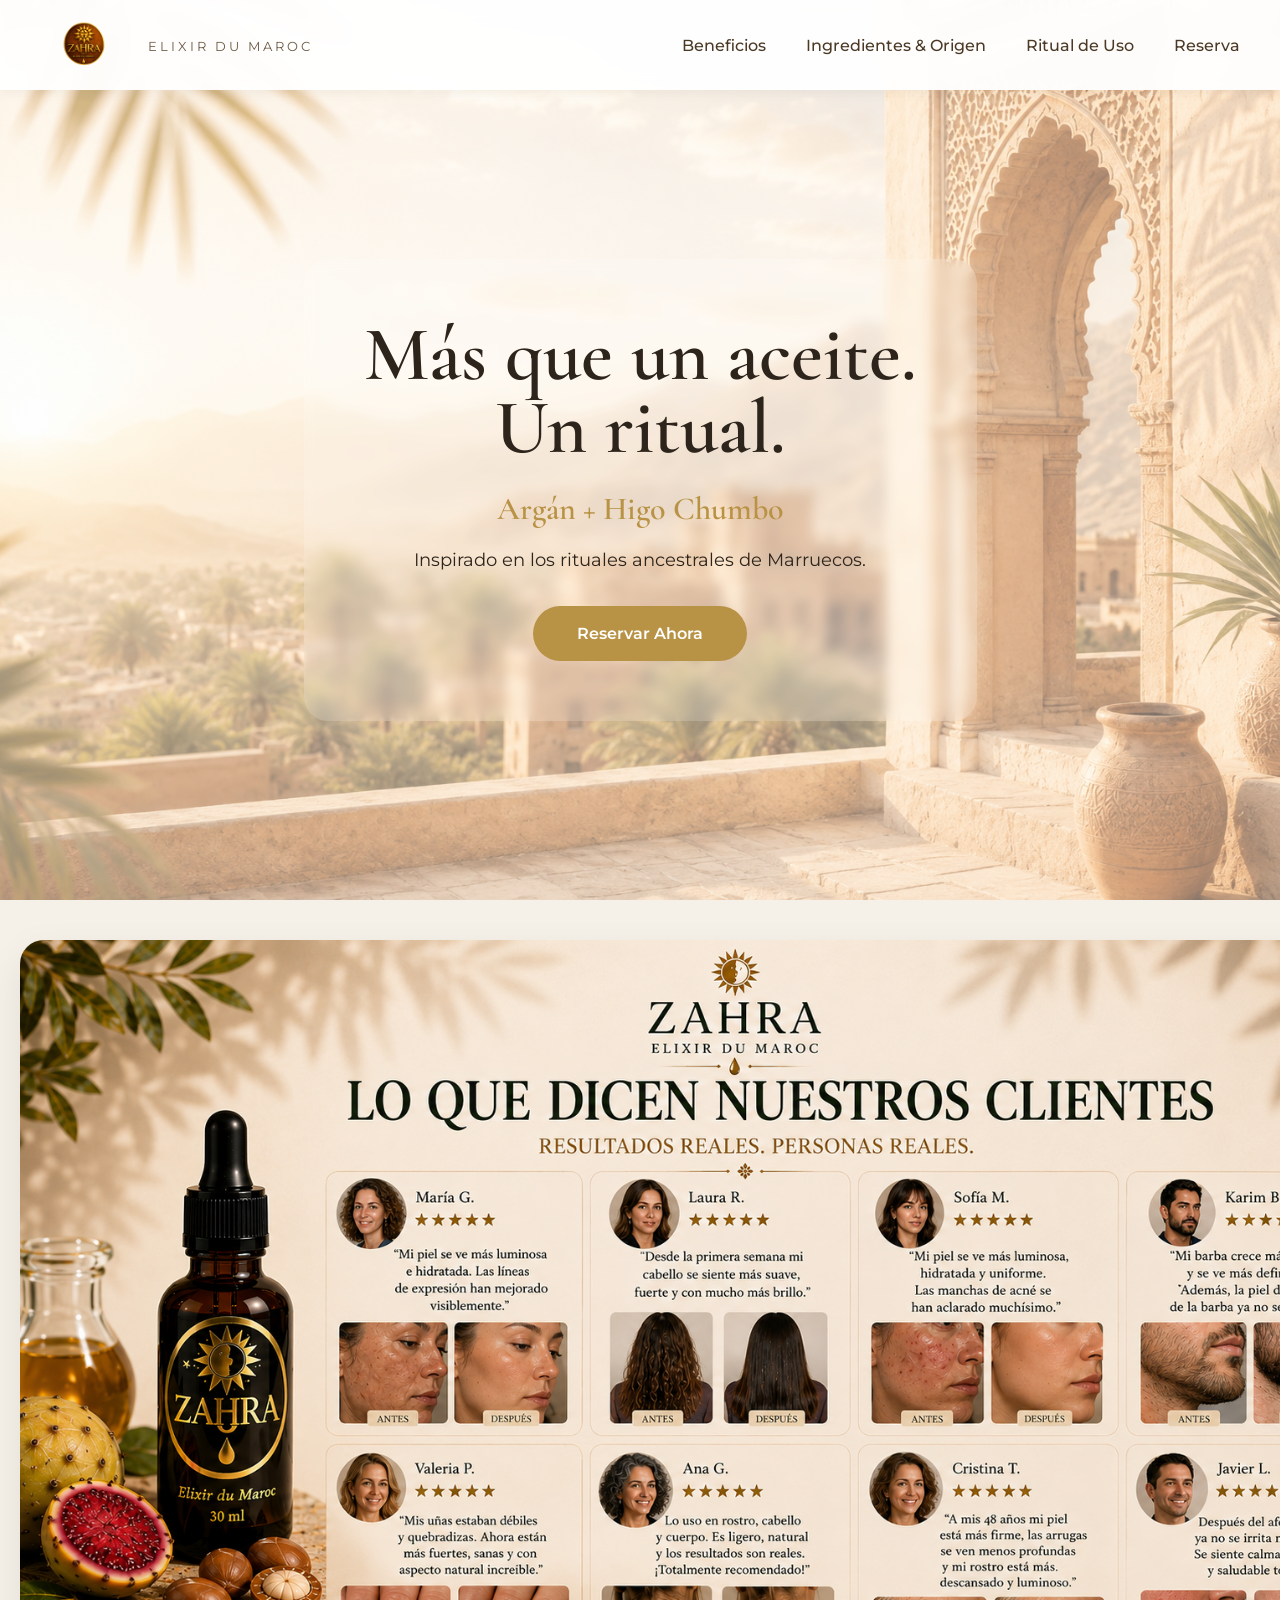
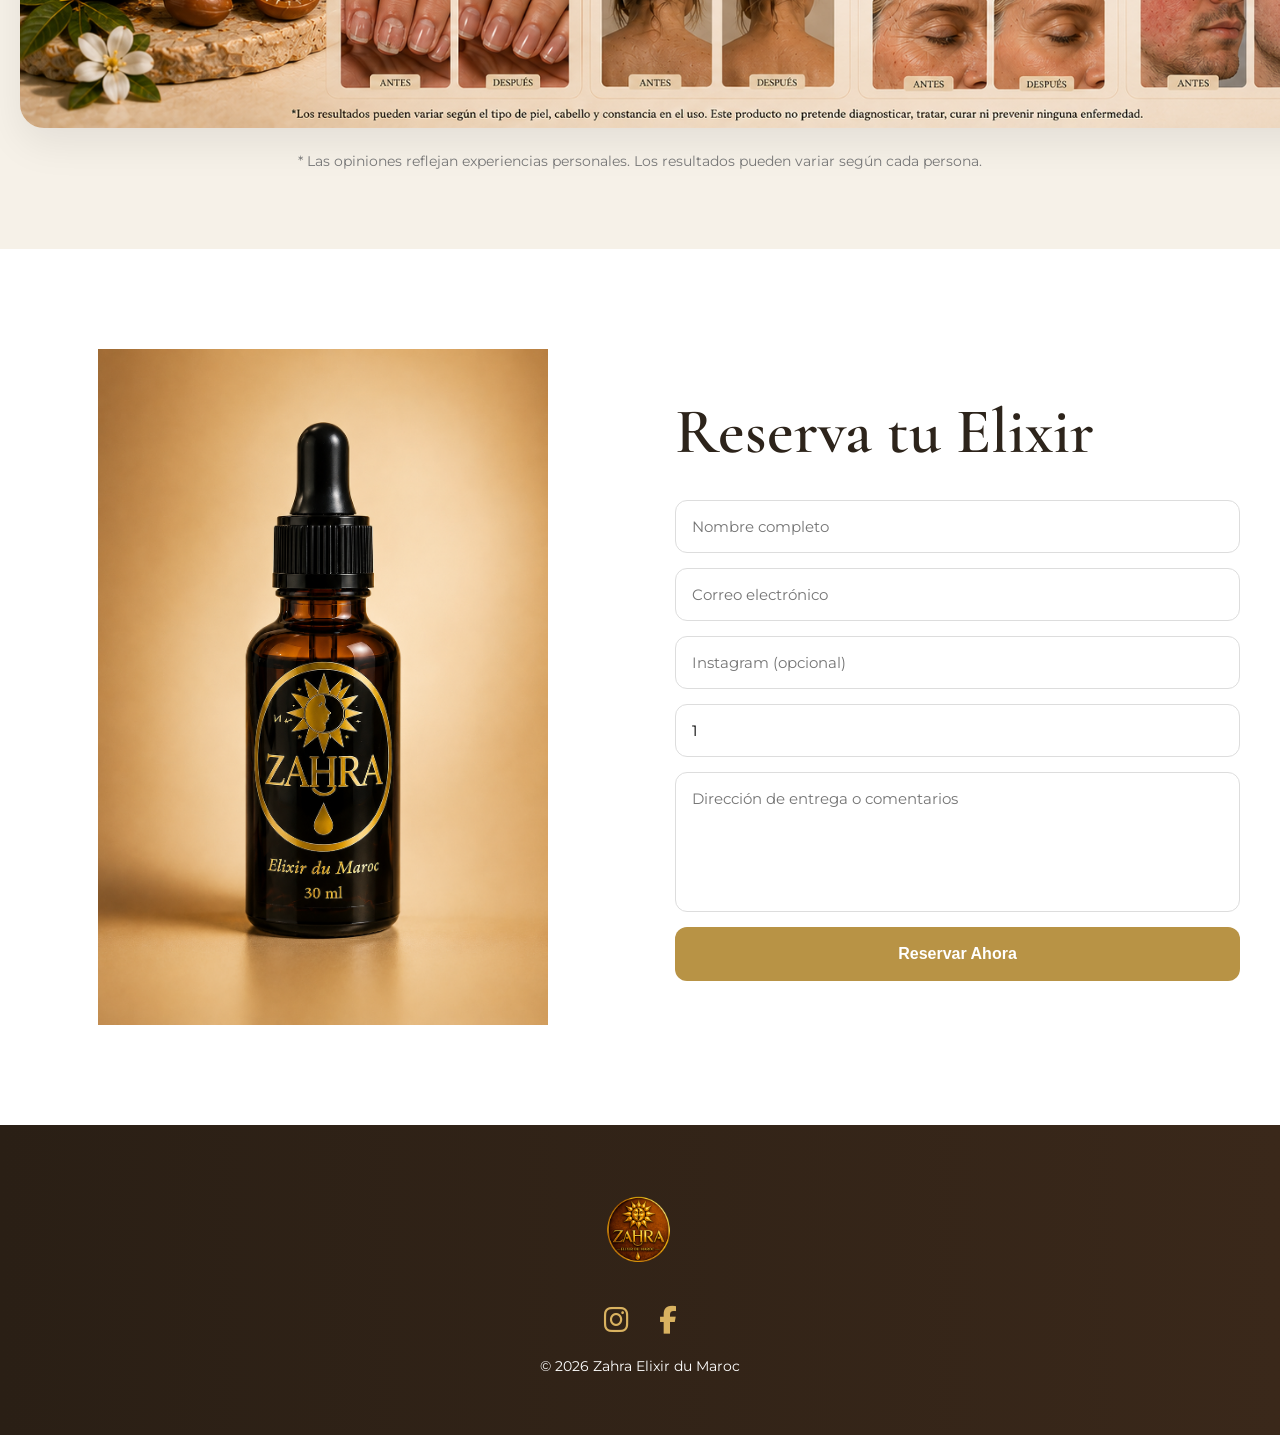
<file: index.html>
<!DOCTYPE html>

<html lang="es">

<head>

<meta charset="UTF-8">
<meta name="viewport" content="width=device-width, initial-scale=1.0">

<title>Zahra Elixir du Maroc</title>

<link rel="stylesheet" href="style.css">

<link rel="preconnect" href="https://fonts.googleapis.com">
<link rel="preconnect" href="https://fonts.gstatic.com" crossorigin>

<link href="https://fonts.googleapis.com/css2?family=Cormorant+Garamond:wght@400;500;600;700&family=Montserrat:wght@300;400;500;600&display=swap" rel="stylesheet">

<link rel="stylesheet"
href="https://cdnjs.cloudflare.com/ajax/libs/font-awesome/6.5.1/css/all.min.css">

</head>

<body>

<header>

<nav class="navbar">

<div class="logo-area">

<img src="images/logo-full.png" alt=" Logo">

<div class="brand">

<h3></h3>
<span>Elixir du Maroc</span>

</div>

</div>

<div class="menu">

<a href="beneficios.html">
Beneficios
</a>

<a href="ingredientes.html">
Ingredientes & Origen
</a>

<a href="ritual.html">
Ritual de Uso
</a>

<a href="#reserva">
Reserva
</a>

</div>

</nav>

</header>

<section class="hero">

<div class="hero-overlay">

<h1>
Más que un aceite.<br>
Un ritual.
</h1>

<h2>
Argán + Higo Chumbo
</h2>

<p>
Inspirado en los rituales ancestrales de Marruecos.
</p>

<a href="#reserva" class="btn">

Reservar Ahora

</a>

</div>

</section>

<section class="testimonios">

<img
src="images/Testimonios.png"
alt="Testimonios ">

<p class="legal">
* Las opiniones reflejan experiencias personales.
Los resultados pueden variar según cada persona.
</p>

</section>

<section id="reserva" class="reserva">

<div class="reserva-grid">

<div>

<img
src="images/bottle-main.png"
alt=" Elixir"
class="bottle">

</div>

<div>

<h2>
Reserva tu  Elixir
</h2>

<form action="https://formsubmit.co/zahraelixir.tf@gmail.com"
method="POST">

<input
type="text"
name="nombre"
placeholder="Nombre completo"
required>

<input
type="email"
name="email"
placeholder="Correo electrónico"
required>

<input
type="text"
name="instagram"
placeholder="Instagram (opcional)">

<input
type="number"
name="cantidad"
value="1"
min="1">

<textarea
name="comentarios"
placeholder="Dirección de entrega o comentarios"></textarea>

<button type="submit">

Reservar Ahora

</button>

</form>

</div>

</div>

</section>

<footer>

<img
src="images/logo-full.png"
alt="Zahra Logo"
class="footer-logo">

<div class="socials">

<a href="https://instagram.com/zahraelixir.official"
target="_blank">

<i class="fab fa-instagram"></i>

</a>

<a href="https://www.facebook.com/share/1JBpkZDXfy/?mibextid=wwXIfr"
target="_blank">

<i class="fab fa-facebook-f"></i>

</a>

</div>

<p>
© 2026 Zahra Elixir du Maroc
</p>

</footer>

</body>
</html>
</file>
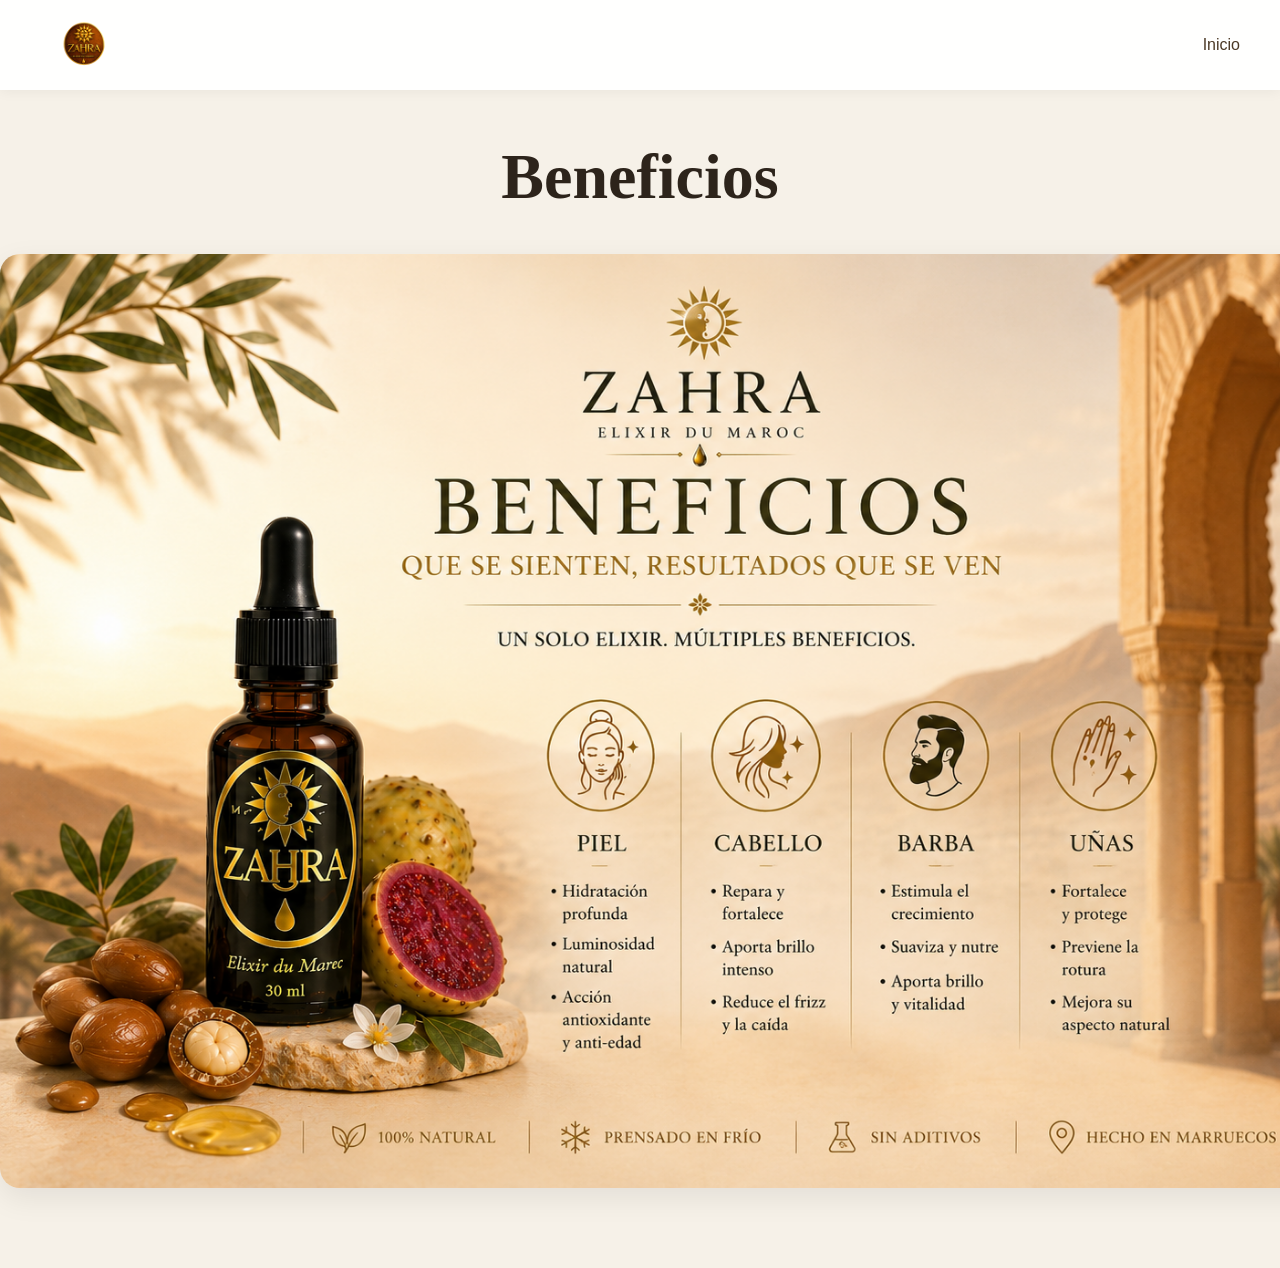
<file: beneficios.html>
<!DOCTYPE html>
<html lang="es">
<head>
<meta charset="UTF-8">
<meta name="viewport" content="width=device-width, initial-scale=1.0">
<title>Beneficios | Zahra Elixir</title>
<link rel="stylesheet" href="style.css">
</head>

<body>

<header>
<nav class="navbar">

<div class="logo-area">
<a href="index.html">
<img src="images/logo-full.png" alt="Zahra Logo">
</a>
</div>

<div class="menu">
<a href="index.html">Inicio</a>
</div>

</nav>
</header>

<section class="page-image">

<h1>Beneficios</h1>

<img
src="images/Beneficios.png"
alt="Beneficios Zahra Elixir">

</section>

</body>
</html>
</file>
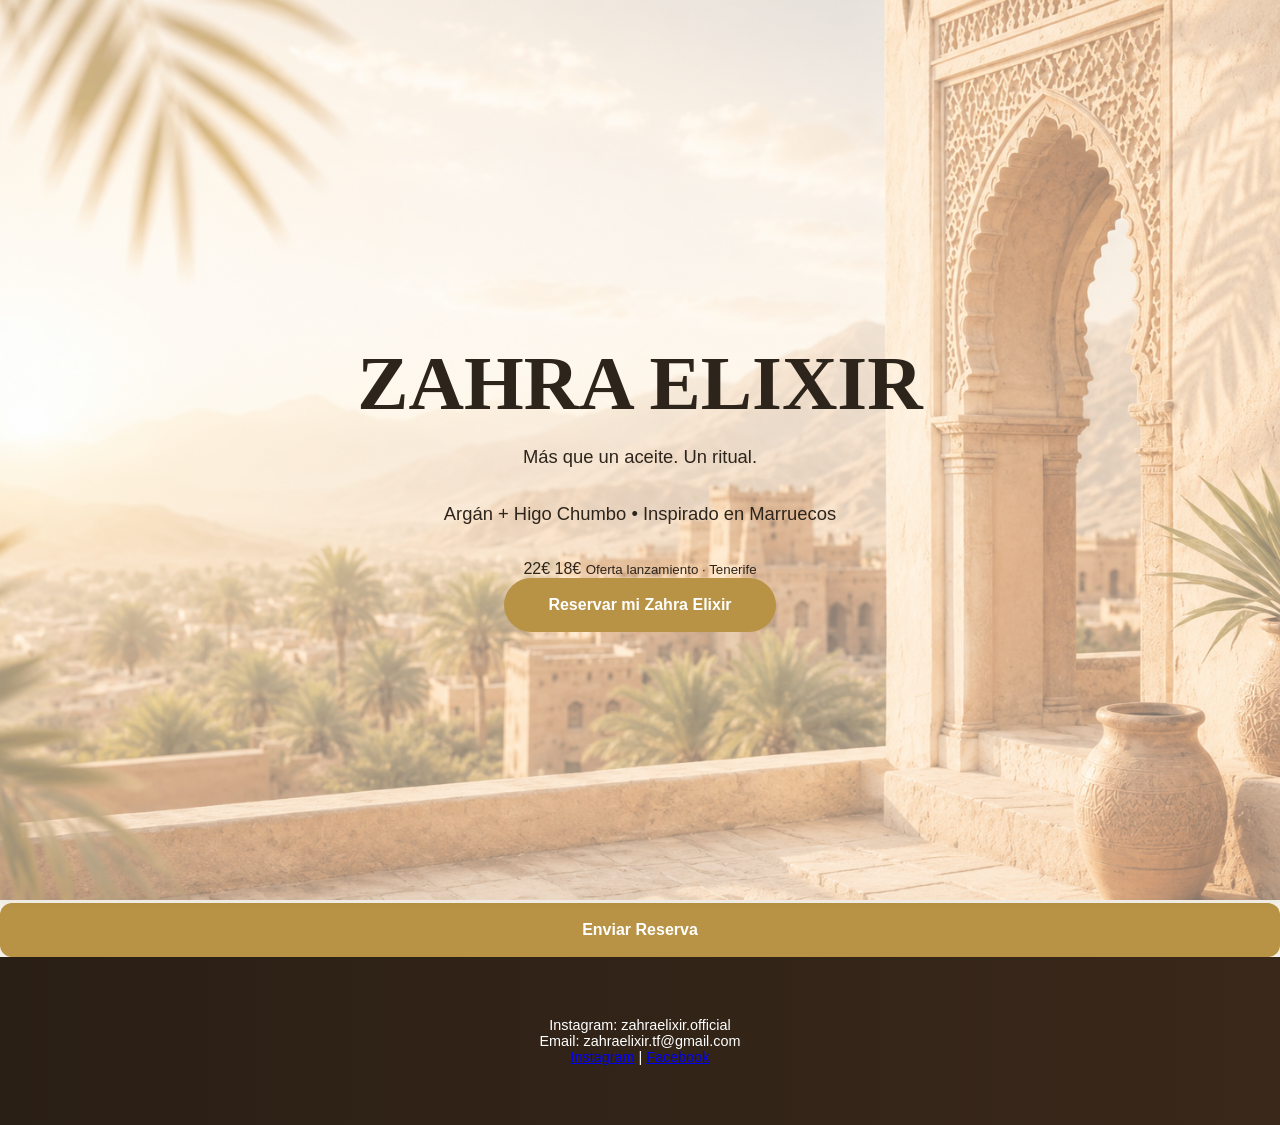
<file: index (1).html>
<!DOCTYPE html>
<html lang="es">
<head>
<meta charset="UTF-8">
<meta name="viewport" content="width=device-width, initial-scale=1.0">
<title>Zahra Elixir du Maroc</title>
<link rel="stylesheet" href="style.css">
</head>
<body>

<header class="hero">
  <div class="overlay">
    <h1>ZAHRA ELIXIR</h1>
    <p class="subtitle">Más que un aceite. Un ritual.</p>
    <p>Argán + Higo Chumbo • Inspirado en Marruecos</p>
    <div class="price">
      <span class="old">22€</span>
      <span class="new">18€</span>
      <small>Oferta lanzamiento · Tenerife</small>
    </div>
    <a href="#pedido" class="btn">Reservar mi Zahra Elixir</a>
  </div>
</header>

<section class="section">
<h2>Un solo elixir. Múltiples beneficios.</h2>
<div class="grid">
<div class="card"><h3>Piel</h3><p>Hidratación profunda y luminosidad.</p></div>
<div class="card"><h3>Cabello</h3><p>Nutre, fortalece y aporta brillo.</p></div>
<div class="card"><h3>Barba</h3><p>Suaviza y mejora el aspecto.</p></div>
<div class="card"><h3>Uñas</h3><p>Ayuda a fortalecer y proteger.</p></div>
</div>
</section>

<section class="section alt">
<h2>Ingredientes</h2>
<p><strong>Argania Spinosa (83.3%)</strong> y <strong>Opuntia Ficus-Indica (16.7%)</strong>.</p>
<p>100% natural · prensado en frío · sin aditivos.</p>
</section>

<section class="section">
<h2>Inspirado en los rituales de Marruecos</h2>
<p>Zahra nace de la esencia de Marruecos, tierra de tradición, belleza y cuidado consciente.</p>
</section>

<section class="section alt">
<h2>Cómo usar</h2>
<ul>
<li>Rostro: 2-3 gotas.</li>
<li>Cabello: medios y puntas.</li>
<li>Barba: uso diario.</li>
<li>Uñas: masajear cutículas.</li>
<li>Masaje: ritual relajante.</li>
</ul>
</section>

<section class="section">
<h2>Beneficios observados por usuarios</h2>
<p>Inspiración visual basada en los materiales promocionales de Zahra Elixir.</p>
</section>

<section id="pedido" class="section order">
<h2>Reserva tu Zahra Elixir</h2>

<form action="https://formsubmit.co/zahraelixir.tf@gmail.com" method="POST">
<input type="hidden" name="_subject" value="Nuevo pedido Zahra Elixir">
<input type="hidden" name="_captcha" value="false">

<input type="text" name="Nombre" placeholder="Nombre completo" required>
<input type="email" name="Email" placeholder="Correo electrónico" required>
<input type="text" name="Instagram" placeholder="Instagram (opcional)">
<input type="number" name="Cantidad" placeholder="Cantidad" min="1" value="1">
<textarea name="Mensaje" placeholder="Dirección de entrega o comentarios"></textarea>

<button type="submit">Enviar Reserva</button>
</form>
</section>

<footer>
<p>Instagram: zahraelixir.official</p>
<p>Email: zahraelixir.tf@gmail.com</p>
<p><a href="https://www.instagram.com/zahraelixir.official">Instagram</a> |
<a href="https://www.facebook.com/share/1JBpkZDXfy/?mibextid=wwXIfr">Facebook</a></p>
</footer>

</body>
</html>
</file>
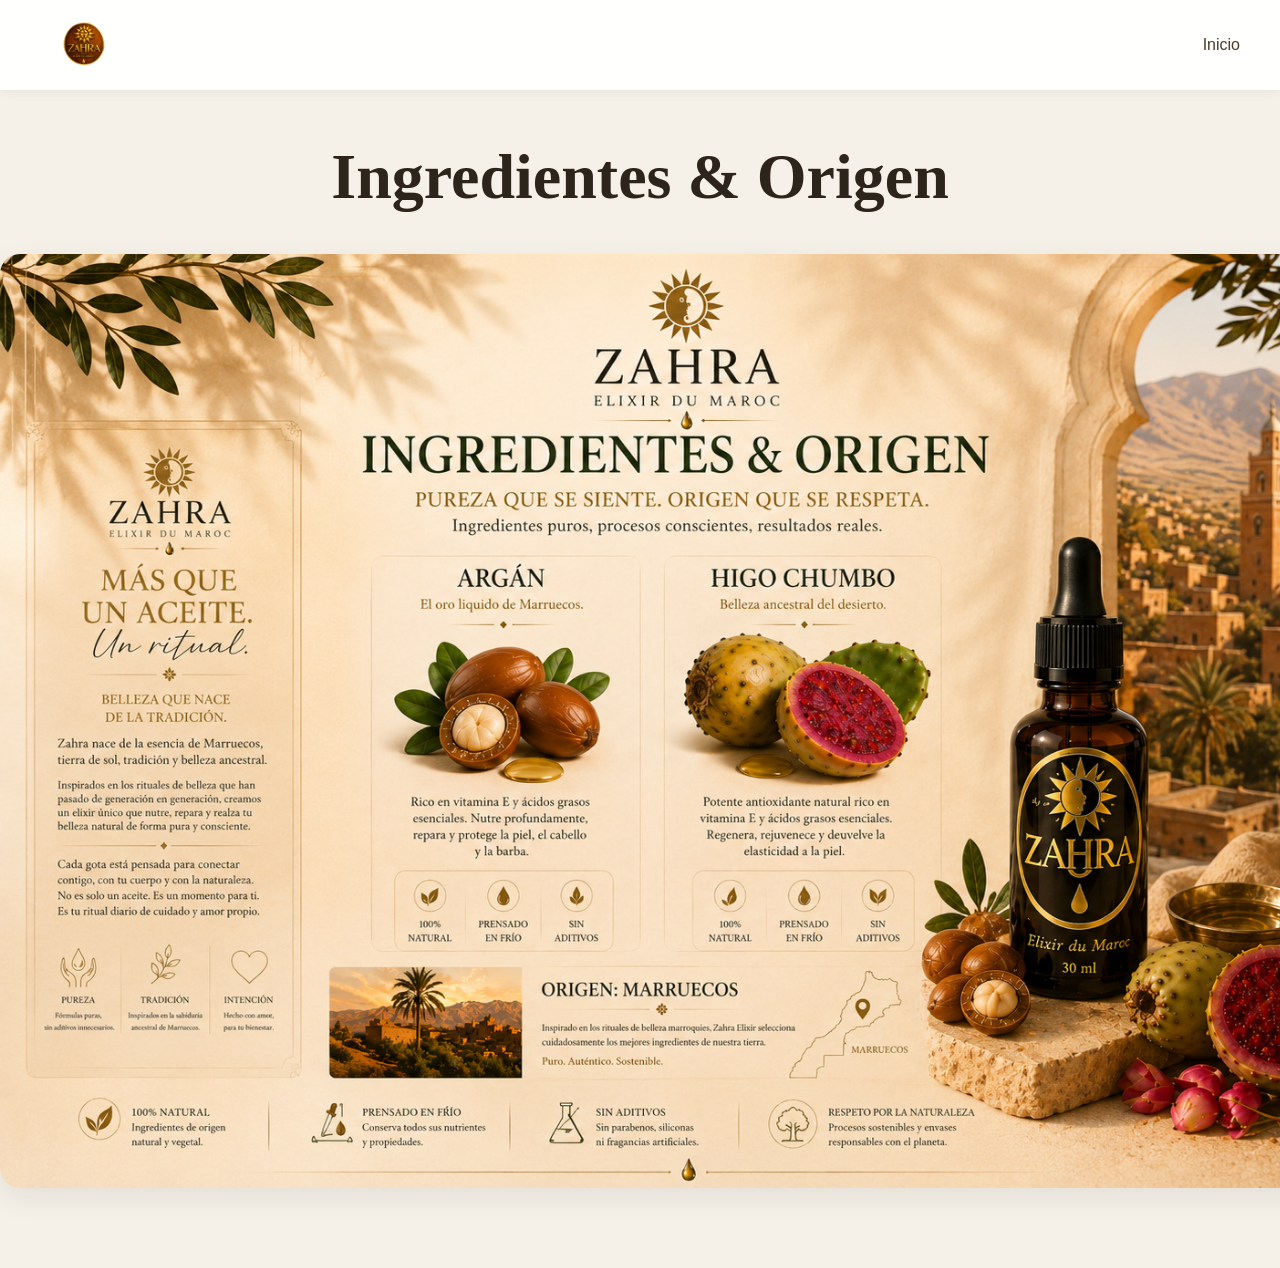
<file: ingredientes.html>
<!DOCTYPE html>
<html lang="es">
<head>
<meta charset="UTF-8">
<meta name="viewport" content="width=device-width, initial-scale=1.0">
<title>Ingredientes & Origen | Zahra Elixir</title>
<link rel="stylesheet" href="style.css">
</head>

<body>

<header>
<nav class="navbar">

<div class="logo-area">
<a href="index.html">
<img src="images/logo-full.png" alt="Zahra Logo">
</a>
</div>

<div class="menu">
<a href="index.html">Inicio</a>
</div>

</nav>
</header>

<section class="page-image">

<h1>Ingredientes & Origen</h1>

<img
src="images/Ingredientes-origen.png"
alt="Ingredientes Zahra Elixir">

</section>

</body>
</html>
</file>
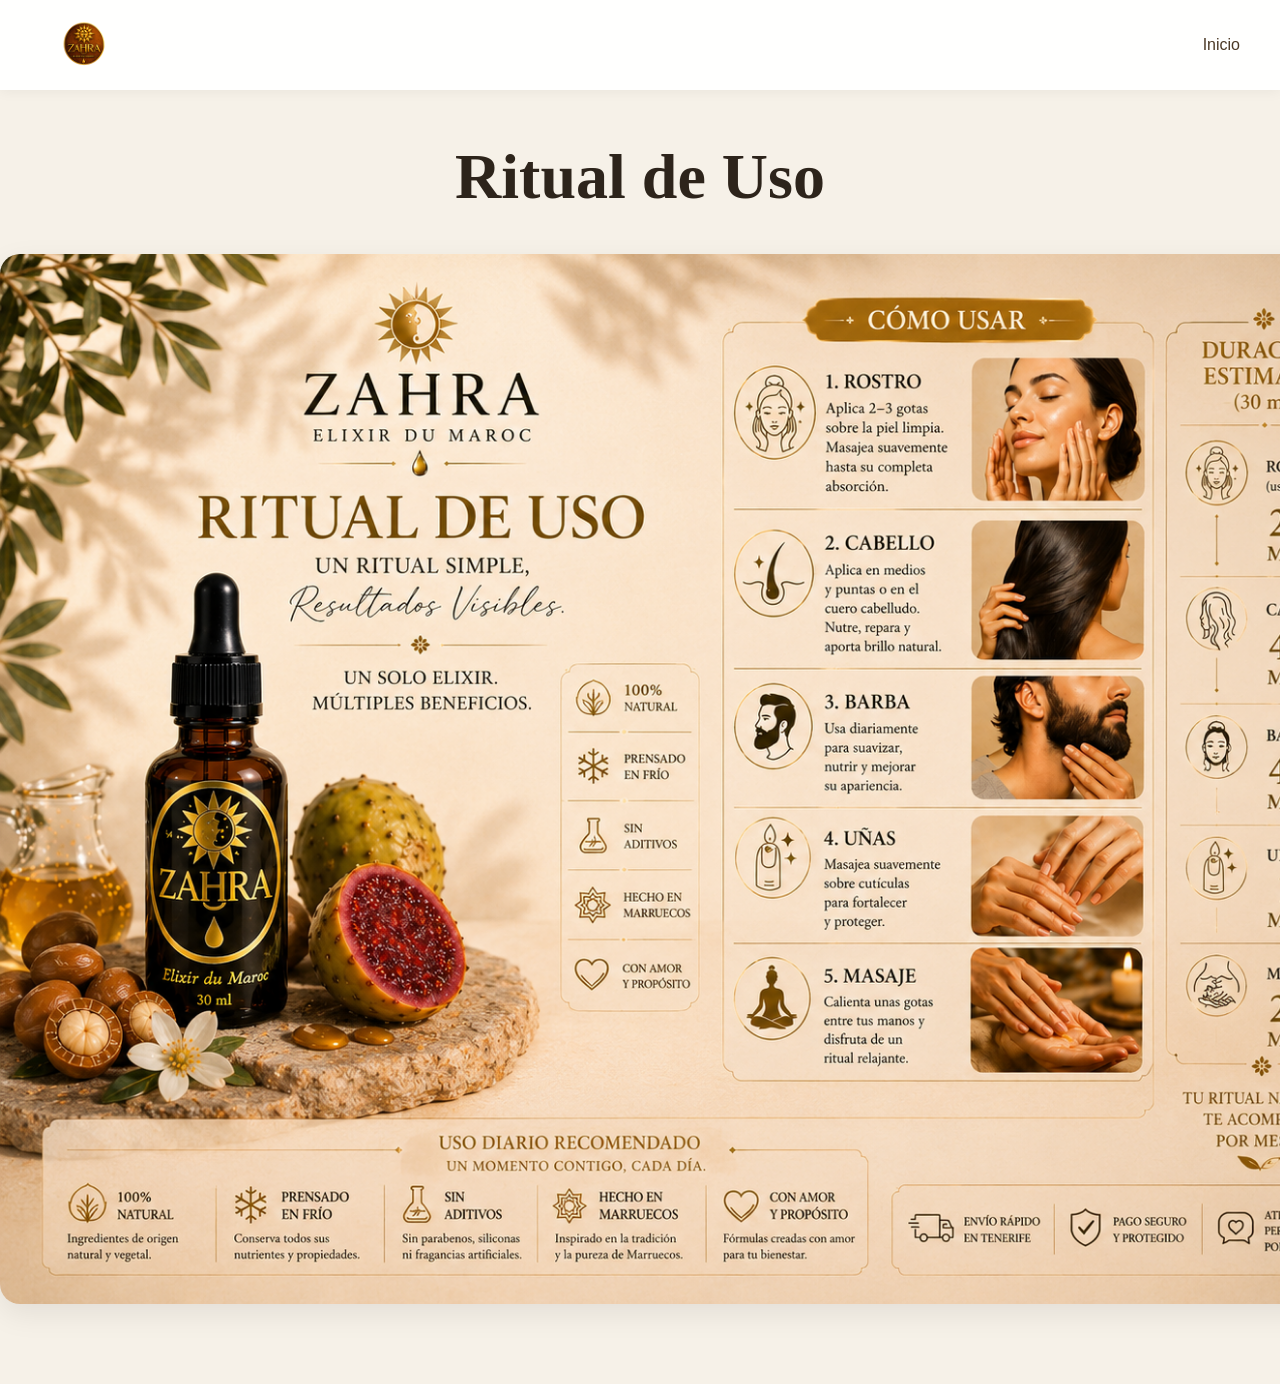
<file: ritual.html>
<!DOCTYPE html>
<html lang="es">
<head>
<meta charset="UTF-8">
<meta name="viewport" content="width=device-width, initial-scale=1.0">
<title>Ritual de Uso | Zahra Elixir</title>
<link rel="stylesheet" href="style.css">
</head>

<body>

<header>
<nav class="navbar">

<div class="logo-area">
<a href="index.html">
<img src="images/logo-full.png" alt="Zahra Logo">
</a>
</div>

<div class="menu">
<a href="index.html">Inicio</a>
</div>

</nav>
</header>

<section class="page-image">

<h1>Ritual de Uso</h1>

<img
src="images/Ritual-de-uso.png"
alt="Ritual de Uso Zahra Elixir">

</section>

</body>
</html>
</file>
<file: style.css>
*{
margin:0;
padding:0;
box-sizing:border-box;
}

html{
scroll-behavior:smooth;
}

body{
font-family:'Montserrat',sans-serif;
background:#f6f1e8;
color:#2d241b;
overflow-x:hidden;
}

h1,h2,h3{
font-family:'Cormorant Garamond',serif;
font-weight:600;
}

img{
max-width:100%;
display:block;
}

/* HEADER */

header{
position:fixed;
top:0;
left:0;
width:100%;
background:rgba(255,255,255,.95);
backdrop-filter:blur(10px);
z-index:9999;
box-shadow:0 2px 12px rgba(0,0,0,.05);
}

.navbar{
max-width:1400px;
margin:auto;
padding:15px 40px;
display:flex;
justify-content:space-between;
align-items:center;
}

.logo-area{
display:flex;
align-items:center;
gap:18px;
}

.logo-area img{
height:60px;
width:auto;
}

.brand h3{
font-size:32px;
letter-spacing:4px;
line-height:1;
}

.brand span{
font-size:13px;
letter-spacing:3px;
text-transform:uppercase;
color:#6d5a47;
}

.menu{
display:flex;
gap:40px;
}

.menu a{
text-decoration:none;
color:#4b3926;
font-weight:500;
transition:.3s;
}

.menu a:hover{
color:#b89345;
}

/* HERO */

.hero{
height:100vh;
background:
linear-gradient(
rgba(255,255,255,.35),
rgba(255,255,255,.35)
),
url("images/hero-image-light.png");
background-size:cover;
background-position:center;
background-repeat:no-repeat;
display:flex;
align-items:center;
justify-content:center;
text-align:center;
padding:120px 20px 40px;
}

.hero-overlay{
background:rgba(255,255,255,.18);
backdrop-filter:blur(6px);
padding:60px;
border-radius:24px;
max-width:850px;
}

.hero h1{
font-size:4.8rem;
line-height:.95;
margin-bottom:25px;
color:#2d241b;
}

.hero h2{
font-size:2rem;
color:#b89345;
margin-bottom:20px;
}

.hero p{
font-size:1.15rem;
margin-bottom:35px;
}

.btn{
display:inline-block;
padding:18px 44px;
background:#b89345;
color:white;
text-decoration:none;
border-radius:50px;
font-weight:600;
transition:.3s;
}

.btn:hover{
background:#9b762d;
transform:translateY(-2px);
}

/* TESTIMONIOS */

.testimonios{
padding:40px 20px 80px;
text-align:center;
background:#f6f1e8;
}

.testimonios img{
max-width:1400px;
margin:auto;
border-radius:24px;
box-shadow:0 15px 40px rgba(0,0,0,.08);
}

.legal{
margin-top:25px;
font-size:.85rem;
color:#777;
}

/* RESERVA */

.reserva{
padding:100px 20px;
background:white;
}

.reserva-grid{
max-width:1200px;
margin:auto;
display:grid;
grid-template-columns:1fr 1fr;
gap:70px;
align-items:center;
}

.bottle{
max-width:450px;
margin:auto;
}

.reserva h2{
font-size:4rem;
margin-bottom:30px;
}

form{
display:flex;
flex-direction:column;
gap:15px;
}

input,
textarea{
padding:16px;
border:1px solid #ddd;
border-radius:12px;
font-size:15px;
font-family:inherit;
}

textarea{
height:140px;
resize:none;
}

button{
background:#b89345;
color:white;
border:none;
padding:18px;
border-radius:12px;
font-size:16px;
font-weight:600;
cursor:pointer;
transition:.3s;
}

button:hover{
background:#9b762d;
}

/* FOOTER */

footer{
background:linear-gradient(
90deg,
#2a1f15,
#3a281a
);
padding:60px 20px;
text-align:center;
color:white;
}

.footer-logo{
width:140px;
margin:auto;
margin-bottom:25px;
}

.socials{
display:flex;
justify-content:center;
gap:30px;
margin-bottom:20px;
}

.socials a{
font-size:28px;
color:#d9b260;
transition:.3s;
}

.socials a:hover{
transform:translateY(-3px);
}

footer p{
font-size:.9rem;
}

/* BENEFICIOS / INGREDIENTES / RITUAL PAGES */

.page-image{
padding-top:140px;
padding-bottom:80px;
background:#f6f1e8;
text-align:center;
min-height:100vh;
}

.page-image h1{
font-size:4rem;
margin-bottom:40px;
}

.page-image img{
max-width:1400px;
margin:auto;
border-radius:20px;
box-shadow:0 10px 30px rgba(0,0,0,.08);
}

/* MOBILE */

@media(max-width:900px){

.navbar{
flex-direction:column;
gap:15px;
padding:15px;
}

.menu{
flex-wrap:wrap;
justify-content:center;
gap:15px;
}

.hero{
padding-top:160px;
}

.hero h1{
font-size:3rem;
}

.hero h2{
font-size:1.4rem;
}

.hero-overlay{
padding:30px;
}

.testimonios h2,
.reserva h2,
.page-image h1{
font-size:2.5rem;
}

.reserva-grid{
grid-template-columns:1fr;
gap:40px;
}

.logo-area img{
height:45px;
}

.brand h3{
font-size:24px;
}
}
</file>
